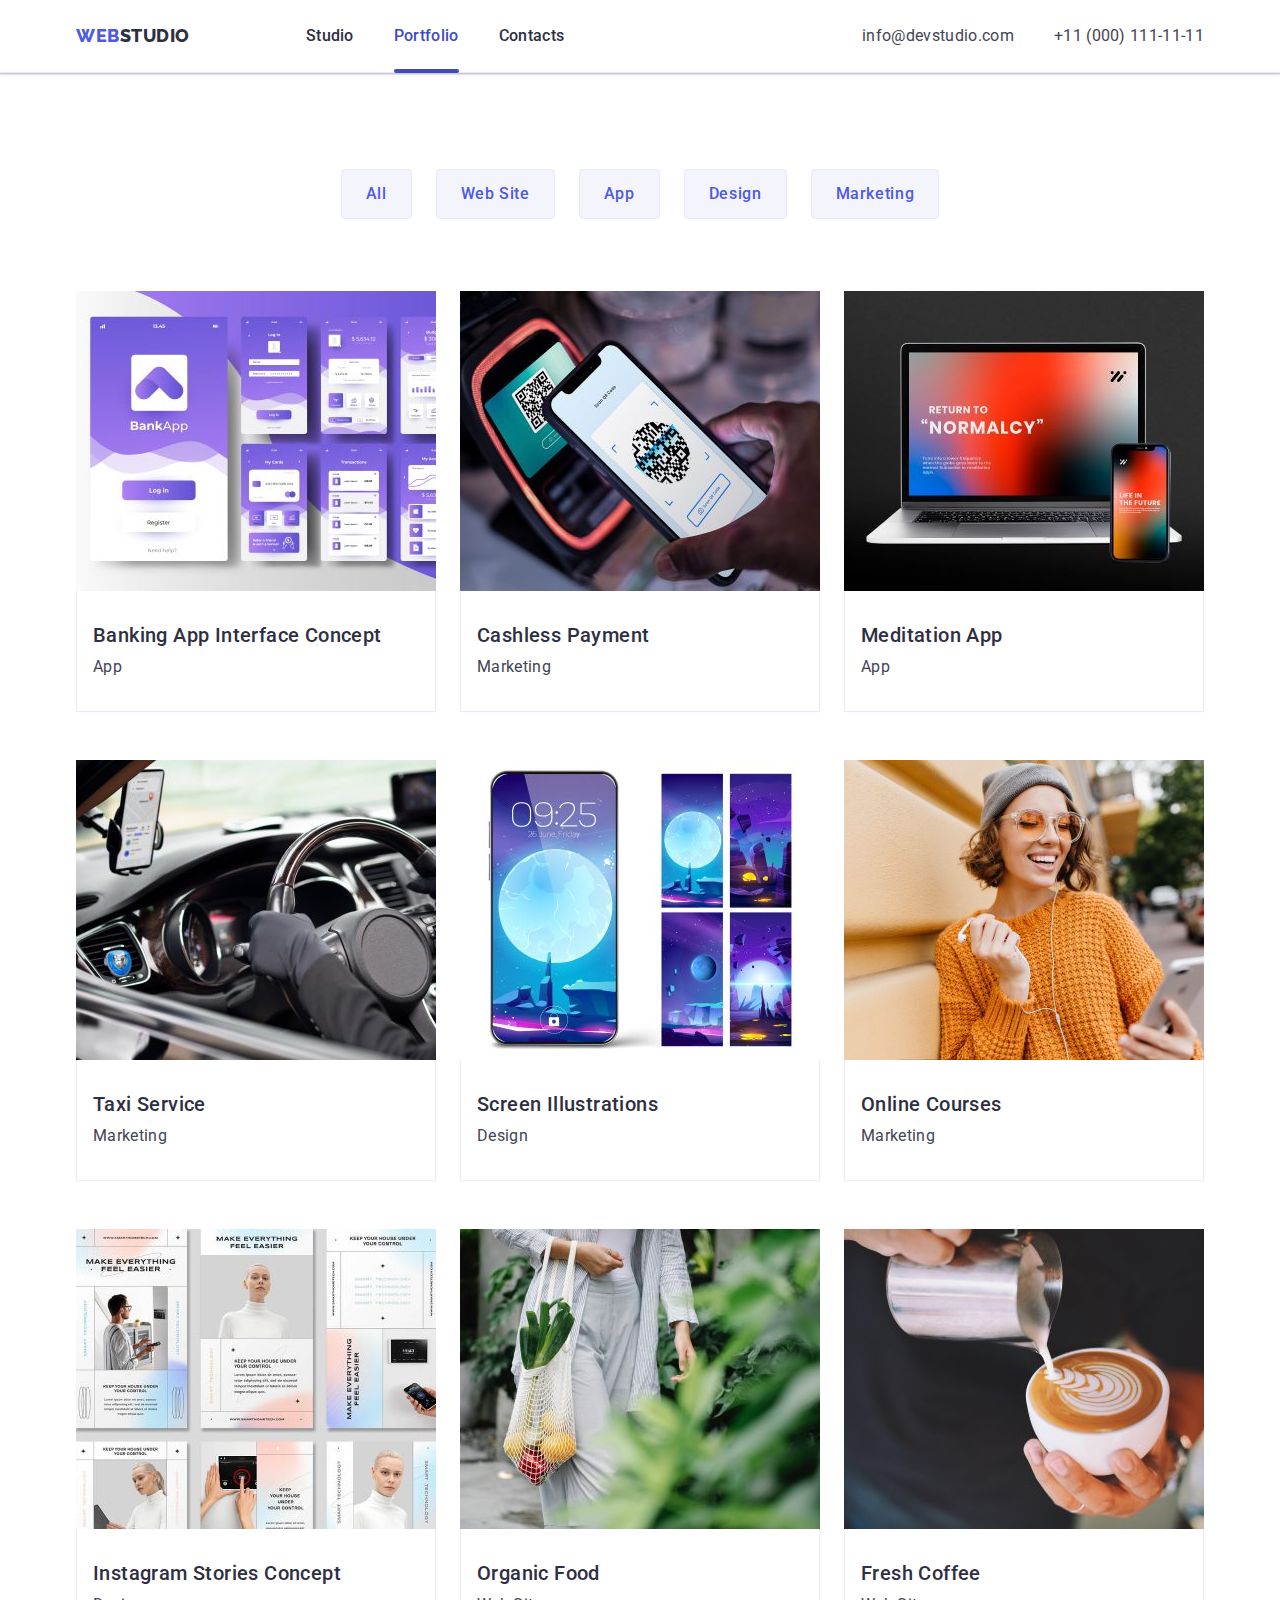
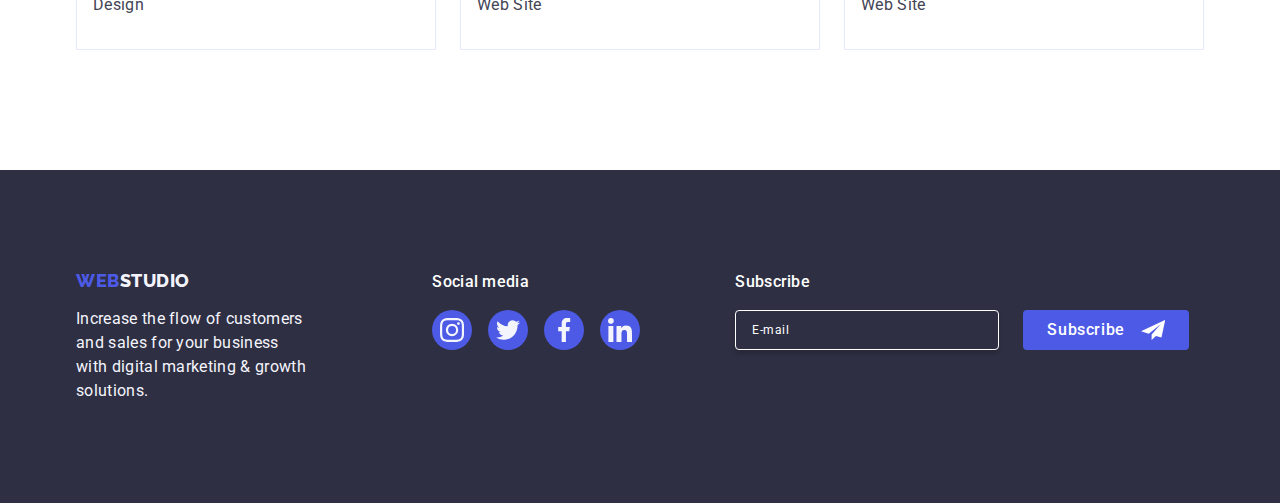
<file: portfolio.html>
<!DOCTYPE html>
<html lang="en">
  <head>
    <meta charset="UTF-8" />
    <meta name="viewport" content="width=device-width, initial-scale=1.0" />
    <title>Portfolio</title>
    <link rel="preconnect" href="https://fonts.googleapis.com" />
    <link rel="preconnect" href="https://fonts.gstatic.com" crossorigin />
    <link
      href="https://fonts.googleapis.com/css2?family=Raleway:wght@800&family=Roboto:wght@400;500;700;900&display=swap"
      rel="stylesheet"
    />
    <link
      rel="stylesheet"
      href="https://cdnjs.cloudflare.com/ajax/libs/modern-normalize/2.0.0/modern-normalize.min.css"
    />
    <link rel="stylesheet" href="./css/styles.css" />
  </head>
  <body>
    <header class="header">
      <div class="container navigation">
        <nav class="navigation">
          <a class="logo link" href="./index.html">Web<span class="studio">Studio</span></a>
          <ul class="navigation">
            <li>
              <a class="navigation-link link" href="./index.html">Studio</a>
            </li>
            <li>
              <a class="navigation-link link current-site" href="./portfolio.html">Portfolio</a>
            </li>
            <li><a class="navigation-link link" href="">Contacts</a></li>
          </ul>
        </nav>
        <address>
          <ul class="address">
            <li>
              <a class="header-contacts link" href="mailto:info@devstudio.com">info@devstudio.com</a>
            </li>
            <li>
              <a class="header-contacts link" href="tel:+110001111111">+11 (000) 111-11-11</a>
            </li>
          </ul>
        </address>
      </div>
    </header>
    <main>
      <section class="section-portfolio">
        <div class="container">
          <h2 class="visually-hidden">Portfolio</h2>
          <ul class="list portfolio-nav">
            <li><button type="button" class="btn-portfolio-menu">All</button></li>
            <li>
              <button type="button" class="btn-portfolio-menu">Web Site</button>
            </li>
            <li><button type="button" class="btn-portfolio-menu">App</button></li>
            <li>
              <button type="button" class="btn-portfolio-menu">Design</button>
            </li>
            <li>
              <button type="button" class="btn-portfolio-menu">Marketing</button>
            </li>
          </ul>
          <ul class="list portfolio-grid">
            <li class="portfolio-img">
              <a href="" class="link portfolio-link"
                ><div class="portfolio-container">
                  <img
                    src="./images/banking-app.jpg"
                    width="360"
                    height="300"
                    alt="various interfaces of a banking application"
                  />
                  <p class="portfolio-card-description">
                    14 Stylish and User-Friendly App Design Concepts · Task Manager App · Calorie Tracker App
                    · Exotic Fruit Ecommerce App · Cloud Storage App
                  </p>
                </div>
                <div class="portfolio-card">
                  <h2 class="portfolio-pic-heading">Banking App Interface Concept</h2>
                  <p class="portfolio-pic-description">App</p>
                </div>
              </a>
            </li>
            <li class="portfolio-img">
              <a href="" class="link portfolio-link"
                ><div class="portfolio-container">
                  <img
                    src="./images/cashless-payment.jpg"
                    width="360"
                    height="300"
                    alt="scanning a QR code with a phone"
                  />
                  <p class="portfolio-card-description">
                    14 Stylish and User-Friendly App Design Concepts · Task Manager App · Calorie Tracker App
                    · Exotic Fruit Ecommerce App · Cloud Storage App
                  </p>
                </div>
                <div class="portfolio-card">
                  <h2 class="portfolio-pic-heading">Cashless Payment</h2>
                  <p class="portfolio-pic-description">Marketing</p>
                </div>
              </a>
            </li>
            <li class="portfolio-img">
              <a href="" class="link portfolio-link"
                ><div class="portfolio-container">
                  <img
                    src="./images/meditation-app.jpg"
                    width="360"
                    height="300"
                    alt="laptop and a smartphone displaying the same app"
                  />
                  <p class="portfolio-card-description">
                    14 Stylish and User-Friendly App Design Concepts · Task Manager App · Calorie Tracker App
                    · Exotic Fruit Ecommerce App · Cloud Storage App
                  </p>
                </div>
                <div class="portfolio-card">
                  <h2 class="portfolio-pic-heading">Meditation App</h2>
                  <p class="portfolio-pic-description">App</p>
                </div>
              </a>
            </li>
            <li class="portfolio-img">
              <a href="" class="link portfolio-link"
                ><div class="portfolio-container">
                  <img
                    src="./images/taxi-service.jpg"
                    width="360"
                    height="300"
                    alt="hands on the steering wheel in gloves, driving a car, phone on the windshield with navigation turned on"
                  />
                  <p class="portfolio-card-description">
                    14 Stylish and User-Friendly App Design Concepts · Task Manager App · Calorie Tracker App
                    · Exotic Fruit Ecommerce App · Cloud Storage App
                  </p>
                </div>
                <div class="portfolio-card">
                  <h2 class="portfolio-pic-heading">Taxi Service</h2>
                  <p class="portfolio-pic-description">Marketing</p>
                </div>
              </a>
            </li>
            <li class="portfolio-img">
              <a href="" class="link portfolio-link"
                ><div class="portfolio-container">
                  <img
                    src="./images/screen-illustrations.jpg"
                    width="360"
                    height="300"
                    alt="smartphone next to four different wallpaper versions"
                  />
                  <p class="portfolio-card-description">
                    14 Stylish and User-Friendly App Design Concepts · Task Manager App · Calorie Tracker App
                    · Exotic Fruit Ecommerce App · Cloud Storage App
                  </p>
                </div>
                <div class="portfolio-card">
                  <h2 class="portfolio-pic-heading">Screen Illustrations</h2>
                  <p class="portfolio-pic-description">Design</p>
                </div>
              </a>
            </li>
            <li class="portfolio-img">
              <a href="" class="link portfolio-link"
                ><div class="portfolio-container">
                  <img
                    src="./images/online-courses.jpg"
                    width="360"
                    height="300"
                    alt="woman in a gray beanie, sunglasses, short hair, orange sweater, holding a phone, with one earphone in her ear and the other in her hand"
                  />
                  <p class="portfolio-card-description">
                    14 Stylish and User-Friendly App Design Concepts · Task Manager App · Calorie Tracker App
                    · Exotic Fruit Ecommerce App · Cloud Storage App
                  </p>
                </div>
                <div class="portfolio-card">
                  <h2 class="portfolio-pic-heading">Online Courses</h2>
                  <p class="portfolio-pic-description">Marketing</p>
                </div>
              </a>
            </li>
            <li class="portfolio-img">
              <a href="" class="link portfolio-link"
                ><div class="portfolio-container">
                  <img
                    src="./images/instagram-concept.jpg"
                    width="360"
                    height="300"
                    alt="multiple versions of instagram stories featuring a man in one and two women in the other two, all showcasing smart technology"
                  />
                  <p class="portfolio-card-description">
                    14 Stylish and User-Friendly App Design Concepts · Task Manager App · Calorie Tracker App
                    · Exotic Fruit Ecommerce App · Cloud Storage App
                  </p>
                </div>
                <div class="portfolio-card">
                  <h2 class="portfolio-pic-heading">Instagram Stories Concept</h2>
                  <p class="portfolio-pic-description">Design</p>
                </div>
              </a>
            </li>
            <li class="portfolio-img">
              <a href="" class="link portfolio-link"
                ><div class="portfolio-container">
                  <img
                    src="./images/organic-food.jpg"
                    width="360"
                    height="300"
                    alt="person in light clothing carrying a mesh bag of vegetables on their arm"
                  />
                  <p class="portfolio-card-description">
                    14 Stylish and User-Friendly App Design Concepts · Task Manager App · Calorie Tracker App
                    · Exotic Fruit Ecommerce App · Cloud Storage App
                  </p>
                </div>
                <div class="portfolio-card">
                  <h2 class="portfolio-pic-heading">Organic Food</h2>
                  <p class="portfolio-pic-description">Web Site</p>
                </div>
              </a>
            </li>
            <li class="portfolio-img">
              <a href="" class="link portfolio-link"
                ><div class="portfolio-container">
                  <img
                    src="./images/fresh-coffee.jpg"
                    width="360"
                    height="300"
                    alt="barista pouring milk from a metal pitcher into a cup, creating a pattern"
                  />
                  <p class="portfolio-card-description">
                    14 Stylish and User-Friendly App Design Concepts · Task Manager App · Calorie Tracker App
                    · Exotic Fruit Ecommerce App · Cloud Storage App
                  </p>
                </div>
                <div class="portfolio-card">
                  <h2 class="portfolio-pic-heading">Fresh Coffee</h2>
                  <p class="portfolio-pic-description">Web Site</p>
                </div>
              </a>
            </li>
          </ul>
        </div>
      </section>
    </main>
    <footer class="footer">
      <div class="container footer-flex">
        <div class="ft-margin">
          <a class="logo-footer link" href="./index.html">Web<span class="studio-footer">Studio</span></a>
          <p class="footer-text">
            Increase the flow of customers and sales for your business with digital marketing & growth
            solutions.
          </p>
        </div>
        <div>
          <p class="social-text">Social media</p>
          <ul class="footer-social">
            <li class="footer-social-li">
              <a href="#" class="footer-link">
                <svg width="24" height="24" class="footer-svg">
                  <use href="./images/icons.svg#instagram-footer"></use></svg
              ></a>
            </li>
            <li class="footer-social-li">
              <a href="#" class="footer-link"
                ><svg width="24" height="24" class="footer-svg">
                  <use href="./images/icons.svg#twitter-footer"></use></svg
              ></a>
            </li>
            <li class="footer-social-li">
              <a href="#" class="footer-link"
                ><svg width="24" height="24" class="footer-svg">
                  <use href="./images/icons.svg#facebook-footer"></use></svg
              ></a>
            </li>
            <li class="footer-social-li">
              <a href="#" class="footer-link"
                ><svg width="24" height="24" class="footer-svg">
                  <use href="./images/icons.svg#linkedin-footer"></use></svg
              ></a>
            </li>
          </ul>
        </div>
        <div class="container footer-flex footer-subscribe">
          <p class="social-text">Subscribe</p>
          <form class="footer-form">
            <label for="user-email" class="footer-label">
              <input
                type="email"
                name="email"
                id="user-email"
                placeholder="E-mail"
                required
                class="footer-input"
            /></label>
            <button class="subscribe-button footer-button" type="submit">
              Subscribe
              <svg width="24" height="24" class="subscribe-svg">
                <use href="./images/icons.svg#icon-send"></use>
              </svg>
            </button>
          </form>
        </div>
      </div>
    </footer>
  </body>
</html>
</file>
<file: css/styles.css>
:root {
  --IRIS: #4d5ae5;
  --OCEAN: #404bbf;
  --NAVY-BLUE: #2e2f42;
  --GREEN: #31d0aa;
  --SLATE: #434455;
  --LIGHT-SLATE: #8e8f99;
  --CORNFLOWER: #e7e9fc;
  --CLOUD: #f4f4fd;
  --NAVY-BLUE-MODAL: #2e2f4266;
  --GREY: #2e2f42b2;
  --WHITE: #ffffff;
  --DAIRY: #fcfcfc;
}
* {
  margin: 0;
}

img {
  display: block;
  max-width: 100%;
  height: auto;
}
button {
  cursor: pointer;
  border: none;
  border-radius: 4px;
}
ul {
  list-style: none;
  margin: 0;
  padding-left: 0;
}
body {
  font-family: 'Roboto', sans-serif;
  color: var(--SLATE);
  background-color: var(--WHITE);
}
.container {
  max-width: 1158px;
  padding-inline: 15px;
  margin: 0 auto;
}
.section {
  padding: 120px 0;
}

/* navigation */
.link {
  text-decoration: none;
}
.logo {
  color: var(--IRIS);
  font-family: 'Raleway', sans-serif;
  font-size: 18px;
  font-weight: 800;
  line-height: 1.17;
  letter-spacing: 0.03em;
  text-transform: uppercase;
  margin-right: 76px;
}
.studio {
  color: var(--NAVY-BLUE);
}

.navigation-link {
  color: var(--NAVY-BLUE);
  font-size: 16px;
  font-weight: 500;
  line-height: 1.5;
  letter-spacing: 0.02em;
  display: inline-block;
  padding-top: 24px;
  padding-bottom: 24px;
}

.address {
  font-style: normal;
  display: flex;
  justify-content: space-between;
  align-items: center;
  gap: 40px;
}

.header-contacts {
  color: var(--SLATE);
  font-style: normal;
  line-height: 1.5;
  letter-spacing: 0.02em;
  transition: color 250ms cubic-bezier(0.4, 0, 0.2, 1);
}
.navigation-link:focus,
.navigation-link:hover,
.header-contacts:focus,
.header-contacts:hover {
  color: var(--OCEAN);
}
.navigation {
  display: flex;
  justify-content: space-between;
  align-items: center;
  gap: 40px;
}
.header {
  border-bottom: 1px solid var(--CORNFLOWER);
  box-shadow: 0px 2px 1px rgba(46, 47, 66, 0.08), 0px 1px 1px rgba(46, 47, 66, 0.16),
    0px 1px 6px rgba(46, 47, 66, 0.08);
}
.current-site {
  position: relative;
  color: var(--OCEAN);
  transition: color 250ms cubic-bezier(0.4, 0, 0.2, 1);
}
.current-site::after {
  content: '';
  position: absolute;
  left: 0;
  bottom: -1px;
  height: 4px;
  width: 100%;
  background-color: var(--OCEAN);
  border-radius: 2px;
  top: 69px;
}

/* index */

.hero-image {
  background-image: linear-gradient(rgba(46, 47, 66, 0.7), rgba(46, 47, 66, 0.7)),
    url(/goit-markup-hw-04/images/background-picture.jpg);
  background-color: var(--NAVY-BLUE);
  text-align: center;
  padding: 188px 0;
  background-repeat: no-repeat;
  background-size: cover;
  background-position: 50% 50%;
  max-width: 1440px;
  margin: 0 auto;
}
.main-header {
  color: var(--WHITE, #fff);
  text-align: center;
  font-size: 56px;
  font-weight: 700;
  line-height: 1.07;
  letter-spacing: 0.02em;
  padding-bottom: 48px;
  max-width: 496px;
  margin: 0 auto;
}
.btn-order {
  color: var(--WHITE, #fff);
  font-family: 'Roboto', sans-serif;
  font-size: 16px;
  font-weight: 500;
  line-height: 1.5;
  letter-spacing: 0.04em;
  background-color: var(--IRIS);
  padding: 16px 32px;
  display: block;
  margin: 0 auto;
  min-width: 169px;
  transition: background-color 250ms cubic-bezier(0.4, 0, 0.2, 1);
}
.btn-order:focus,
.btn-order:hover {
  background: var(--OCEAN);
}
.visually-hidden {
  position: absolute;
  width: 1px;
  height: 1px;
  margin: -1px;
  border: 0;
  padding: 0;
  white-space: nowrap;
  clip-path: inset(100%);
  clip: rect(0 0 0 0);
  overflow: hidden;
}

/* index section 1 */

.features-heading {
  color: var(--NAVY-BLUE);
  font-size: 20px;
  font-weight: 500;
  line-height: 1.2;
  letter-spacing: 0.02em;
  margin-bottom: 8px;
}
.features-description {
  color: var(--SLATE);
  line-height: 1.5;
  letter-spacing: 0.02em;
}
.features {
  display: flex;
  justify-content: center;
  gap: 24px;
}
.features-list {
  flex-basis: calc((100% - 72px) / 4);
}
.features-icon {
  width: 264px;
  height: 112px;
  background-color: var(--CLOUD);
  display: flex;
  justify-content: center;
  align-items: center;
  margin-bottom: 8px;
  border-radius: 4px;
}
/* index section 2 */

.header-two {
  color: var(--NAVY-BLUE);
  text-align: center;
  font-size: 36px;
  font-style: normal;
  font-weight: 700;
  line-height: 1.11;
  letter-spacing: 0.02em;
  text-transform: capitalize;
  margin-bottom: 72px;
}
.second-section {
  padding-top: 0;
}
.second-section-pics {
  display: flex;
  gap: 24px;
}
.second-section-list {
  flex-basis: calc((100% - 3 * 16px) / 3);
}
/* index section 3 */

.our-team {
  background-color: var(--CLOUD);
}

.our-team-list {
  background-color: var(--WHITE);
  border-radius: 0px 0px 4px 4px;
  background: var(--WHITE);
  box-shadow: 0px 2px 1px 0px rgba(46, 47, 66, 0.08), 0px 1px 1px 0px rgba(46, 47, 66, 0.16),
    0px 1px 6px 0px rgba(46, 47, 66, 0.08);
}
.team-card-heading {
  color: var(--NAVY-BLUE);
  font-size: 20px;
  font-weight: 500;
  line-height: 1.2;
  letter-spacing: 0.02em;
  margin-bottom: 8px;
  text-align: center;
}
.team-card-description {
  color: var(--SLATE);
  line-height: 1.5;
  letter-spacing: 0.02em;
  text-align: center;
  margin-bottom: 8px;
}
.our-team-containers {
  display: flex;
  gap: 24px;
  margin-top: 72px;
}
.team-card {
  padding: 32px 0px;
}

.social-links-icons {
  display: flex;
  justify-content: center;
  gap: 24px;
}

.social-link-icon {
  width: 40px;
  height: 40px;
}

.social-link {
  width: 100%;
  height: 100%;
  background-color: var(--IRIS);
  border-radius: 50%;
  display: flex;
  align-items: center;
  justify-content: center;
  transition: background-color 250ms cubic-bezier(0.4, 0, 0.2, 1);
}
.social-svg {
  fill: var(--CLOUD);
}
.social-link:hover,
.social-link:focus {
  background-color: var(--OCEAN);
}
/* portfolio */

.section-portfolio {
  padding-top: 96px;
  padding-bottom: 120px;
}

.portfolio-nav {
  display: flex;
  justify-content: center;
  gap: 24px;
  margin-bottom: 72px;
}

.btn-portfolio-menu {
  color: var(--IRIS);
  font-family: 'Roboto', sans-serif;
  font-size: 16px;
  text-align: center;
  font-weight: 500;
  line-height: 1.5;
  letter-spacing: 0.04em;
  border: 1px solid var(--CORNFLOWER);
  background-color: var(--CLOUD);
  padding: 12px 24px;
  transition: color 250ms cubic-bezier(0.4, 0, 0.2, 1), background-color 250ms cubic-bezier(0.4, 0, 0.2, 1),
    border-color 250ms cubic-bezier(0.4, 0, 0.2, 1), box-shadow 250ms cubic-bezier(0.4, 0, 0.2, 1);
}
.btn-portfolio-menu:focus,
.btn-portfolio-menu:hover {
  color: var(--WHITE);
  background-color: var(--OCEAN, #404bbf);
  border: 1px solid transparent;
  box-shadow: 0px 2px 2px 0px rgba(0, 0, 0, 0.12), 0px 2px 1px 0px rgba(0, 0, 0, 0.08),
    0px 3px 1px 0px rgba(0, 0, 0, 0.1);
}

.portfolio-pic-heading {
  color: var(--NAVY-BLUE);
  font-size: 20px;
  font-weight: 500;
  line-height: 1.2;
  letter-spacing: 0.02em;
  margin-bottom: 8px;
}
.portfolio-pic-description {
  color: var(--SLATE);
  font-size: 16px;
  line-height: 1.5;
  letter-spacing: 0.02em;
}
.portfolio-grid {
  margin-top: 72px;
  display: flex;
  justify-content: space-between;
  flex-wrap: wrap;
  column-gap: 24px;
  row-gap: 48px;
}
.portfolio-card {
  padding: 32px 16px;
  border: 1px solid var(--CORNFLOWER);
  border-top: none;
}
.portfolio-img {
  width: calc((100% - 48px) / 3);
}
.portfolio-link:hover,
.portfolio-link:focus {
  box-shadow: 0px 2px 1px 0px rgba(46, 47, 66, 0.08), 0px 1px 1px 0px rgba(46, 47, 66, 0.16),
    0px 1px 6px 0px rgba(46, 47, 66, 0.08);
}
.portfolio-link {
  display: block;
  transition: box-shadow 250ms cubic-bezier(0.4, 0, 0.2, 1);
}
.portfolio-container {
  position: relative;
  overflow: hidden;
}
.portfolio-card-description {
  font-size: 16px;
  color: var(--CLOUD);
  line-height: 1.5;
  letter-spacing: 0.02em;
  position: absolute;
  top: 0;
  right: 0;
  bottom: 0;
  left: 0;
  padding: 40px 32px;
  background-color: var(--IRIS);
  transform: translateY(100%);
  transition: transform 250ms cubic-bezier(0.4, 0, 0.2, 1);
}
.portfolio-link:hover .portfolio-container .portfolio-card-description,
.portfolio-link:focus .portfolio-container .portfolio-card-description {
  transform: translateY(0%);
}
/* index section customers */

.customers {
  display: flex;
  justify-content: space-between;
  gap: 24px;
}
.customer {
  width: calc((100% - 120px) / 6);
  height: 88px;
}
.customer-link {
  width: 100%;
  height: 100%;
  border-radius: 4px;
  border: 1px solid var(--LIGHT-SLATE);
  display: flex;
  align-items: center;
  justify-content: center;
  color: var(--LIGHT-SLATE);
  transition: border-color 250ms cubic-bezier(0.4, 0, 0.2, 1), color 250ms cubic-bezier(0.4, 0, 0.2, 1);
}

.customer-link:hover,
.customer-link:focus {
  cursor: pointer;
  border-color: var(--OCEAN);
  color: var(--OCEAN);
}
.customer-svg {
  fill: currentColor;
}
/* footer */

.footer {
  background-color: var(--NAVY-BLUE);
  padding: 100px 0;
}
.logo-footer {
  color: var(--IRIS);
  font-family: 'Raleway', sans-serif;
  font-size: 18px;
  font-weight: 800;
  line-height: 1.17;
  letter-spacing: 0.03em;
  text-transform: uppercase;
  display: inline-block;
  margin-bottom: 16px;
}
.studio-footer {
  color: var(--CLOUD);
}
.footer-text {
  color: var(--CLOUD);
  font-size: 16px;
  line-height: 1.5;
  letter-spacing: 0.02em;
  max-width: 264px;
}
.ft-margin {
  margin-right: 120px;
}
.footer-flex {
  display: flex;
  align-items: baseline;
}
.social-text {
  color: var(--WHITE);
  font-size: 16px;
  font-weight: 500;
  line-height: 1.5;
  letter-spacing: 0.02em;
  margin-bottom: 16px;
}
.footer-social {
  display: flex;
  gap: 16px;
  margin-right: 80px;
}
.footer-social-li {
  width: 40px;
  height: 40px;
}
.footer-link {
  width: 100%;
  height: 100%;
  background-color: var(--IRIS);
  border-radius: 50%;
  display: flex;
  align-items: center;
  justify-content: center;
  transition: background-color 250ms cubic-bezier(0.4, 0, 0.2, 1);
}
.footer-svg {
  fill: var(--CLOUD);
}
.footer-link:hover,
.footer-link:focus {
  cursor: pointer;
  background-color: var(--GREEN);
}
.footer-subscribe {
  display: flex;
  flex-direction: column;
}
.footer-form {
  display: flex;
  gap: 24px;
}
.footer-input {
  width: 264px;
  height: 40px;
  flex-shrink: 0;
  border-radius: 4px;
  border: 1px solid var(--WHITE);
  box-shadow: 0px 4px 4px 0px rgba(0, 0, 0, 0.15);
  background-color: transparent;
  padding-left: 16px;
  font-size: 12px;
  font-weight: 400;
  line-height: 1.5;
  letter-spacing: 0.04em;
  color: var(--WHITE);
}
.footer-input::placeholder {
  color: var(--WHITE);
}

.subscribe-button {
  min-width: 165px;
  display: inline-flex;
  padding: 8px 24px;
  justify-content: center;
  align-items: center;
  border-radius: 4px;
  background: var(--IRIS, #4d5ae5);
  color: var(--WHITE, #fff);
  text-align: center;
  font-weight: 500;
  line-height: 1.5;
  letter-spacing: 0.04em;
  transition: background-color 250ms cubic-bezier(0.4, 0, 0.2, 1);
}
.subscribe-button:hover,
.subscribe-button:focus {
  background-color: var(--OCEAN);
}
.subscribe-svg {
  margin-left: 16px;
  fill: var(--WHITE);
}
/* modal */

.backdrop {
  background-color: rgba(46, 47, 66, 0.4);
  position: fixed;
  left: 0;
  top: 0;
  right: 0;
  bottom: 0;
  width: 100%;
  height: 100%;
  z-index: 1;
}
.is-hidden {
  visibility: hidden;
  opacity: 0;
  pointer-events: none;
  transition: visibility 250ms cubic-bezier(0.4, 0, 0.2, 1), opacity 250ms cubic-bezier(0.4, 0, 0.2, 1);
}
.modal {
  position: absolute;
  top: 50%;
  left: 50%;
  transform: translate(-50%, -50%) scale(1);
  width: 408px;
  max-height: 584px;
  background-color: var(--DAIRY);
  border-radius: 4px;
  box-shadow: 0px 2px 1px 0px rgba(0, 0, 0, 0.2), 0px 1px 3px 0px rgba(0, 0, 0, 0.12),
    0px 1px 1px 0px rgba(0, 0, 0, 0.14);
  transition: transform 250ms cubic-bezier(0.4, 0, 0.2, 1);
  padding: 72px 24px 24px 24px;
}
.is-hidden .modal {
  transform: translate(-50%, -50%) scale(0);
}

.closing-button {
  height: 24px;
  width: 24px;
  display: flex;
  justify-content: center;
  align-items: center;
  background-color: var(--CORNFLOWER);
  padding: 0;
  position: absolute;
  top: 8px;
  right: 8px;
  border: 1px solid rgba(0, 0, 0, 0.1);
  border-radius: 50%;
  top: 24px;
  right: 24px;
  transition: background-color 250ms cubic-bezier(0.4, 0, 0.2, 1), border 250ms cubic-bezier(0.4, 0, 0.2, 1);
}

.closing-icon {
  transition: fill 250ms cubic-bezier(0.4, 0, 0.2, 1);
  fill: var(--NAVY-BLUE);
}
.closing-button:focus,
.closing-button:hover {
  background-color: var(--OCEAN);
  border: none;
}
.closing-button:hover .closing-icon {
  fill: var(--WHITE);
}
.closing-button:focus .closing-icon {
  fill: var(--WHITE);
}

.modal-title {
  max-width: 360px;
  color: var(--NAVY-BLUE);
  text-align: center;
  font-size: 16px;
  font-style: normal;
  font-weight: 500;
  line-height: 1.5;
  letter-spacing: 0.02em;
  margin-bottom: 16px;
}
.form-data {
  margin-bottom: 8px;
  display: flex;
  flex-direction: column;
}
.input-icons {
  position: relative;
}
.input-icon {
  position: absolute;
  left: 16px;
  top: 50%;
  transform: translateY(-50%);
  transition: fill 250ms cubic-bezier(0.4, 0, 0.2, 1);
  fill: var(--NAVY-BLUE);
}
.form-input {
  border: none;
  outline: transparent;
  width: 100%;
  height: 40px;
  border: 1px solid rgba(46, 47, 66, 0.4);
  border-radius: 4px;
  background-color: transparent;
  padding-left: 38px;
  transition: border-color 250ms cubic-bezier(0.4, 0, 0.2, 1);
}
.form-input:focus-within,
.form-input:focus,
.form-input:hover {
  border-color: var(--IRIS);
}
.form-input:focus-within + .input-icon,
.form-input:focus + .input-icon,
.form-input:hover + .input-icon {
  fill: var(--IRIS);
}
.comment-container {
  margin-bottom: 16px;
}
.comment {
  display: block;
  resize: none;
  width: 100%;
  height: 120px;
  border-radius: 4px;
  border: 1px solid var(--NAVY-BLUE-MODAL);
  color: var(--NAVY-BLUE-MODAL);
  font-size: 12px;
  font-weight: 400;
  line-height: 1.17;
  letter-spacing: 0.04em;
  padding: 8px 16px;
  background-color: transparent;
  transition: border-color 250ms cubic-bezier(0.4, 0, 0.2, 1);
  outline: transparent;
}
.comment:focus-within,
.comment:hover,
.comment:focus {
  border: 1px solid;
  border-color: var(--IRIS);
}

.privacy {
  text-decoration: underline;
  color: var(--IRIS);
}
.form-label {
  font-size: 12px;
  line-height: 1.17;
  letter-spacing: 0.04em;
  color: var(--LIGHT-SLATE);
  margin-bottom: 4px;
}
.tc-box {
  margin-bottom: 24px;
}

.checkbox-label {
  display: block;
  position: relative;
  align-items: center;
  cursor: pointer;
  color: var(--LIGHT-SLATE);
  font-size: 12px;
  font-weight: 400;
  line-height: 1.17;
  letter-spacing: 0.04em;
}

.checkbox {
  margin-right: 8px;
  box-sizing: border-box;
  position: relative;
  width: 16px;
  height: 16px;
  border: 1px solid var(--NAVY-BLUE-MODAL);
  border-radius: 2px;
  background-color: var(--WHITE);
  display: inline-flex;
  align-items: center;
  justify-content: center;
  fill: transparent;
  transition: background-color 250ms cubic-bezier(0.4, 0, 0.2, 1), border 250ms cubic-bezier(0.4, 0, 0.2, 1),
    fill 250ms cubic-bezier(0.4, 0, 0.2, 1);
}
.checkbox-input:checked + .checkbox-label .checkbox {
  border: none;
  background-color: var(--OCEAN);
  visibility: visible;
  fill: var(--CLOUD);
}

.modal-button {
  margin: 0 auto;
  font-family: 'Roboto', sans-serif;
  display: block;
  margin-top: 24px;
  min-width: 169px;
  height: 56px;
  border-radius: 4px;
  background: var(--IRIS);
  box-shadow: 0px 4px 4px 0px rgba(0, 0, 0, 0.15);
  color: var(--WHITE);
  text-align: center;
  font-size: 16px;
  font-style: normal;
  font-weight: 500;
  line-height: 1.5;
  letter-spacing: 0.04em;
  transition: background-color 250ms cubic-bezier(0.4, 0, 0.2, 1);
}
.modal-button:hover,
.modal-button:focus {
  background-color: var(--OCEAN);
}
</file>
